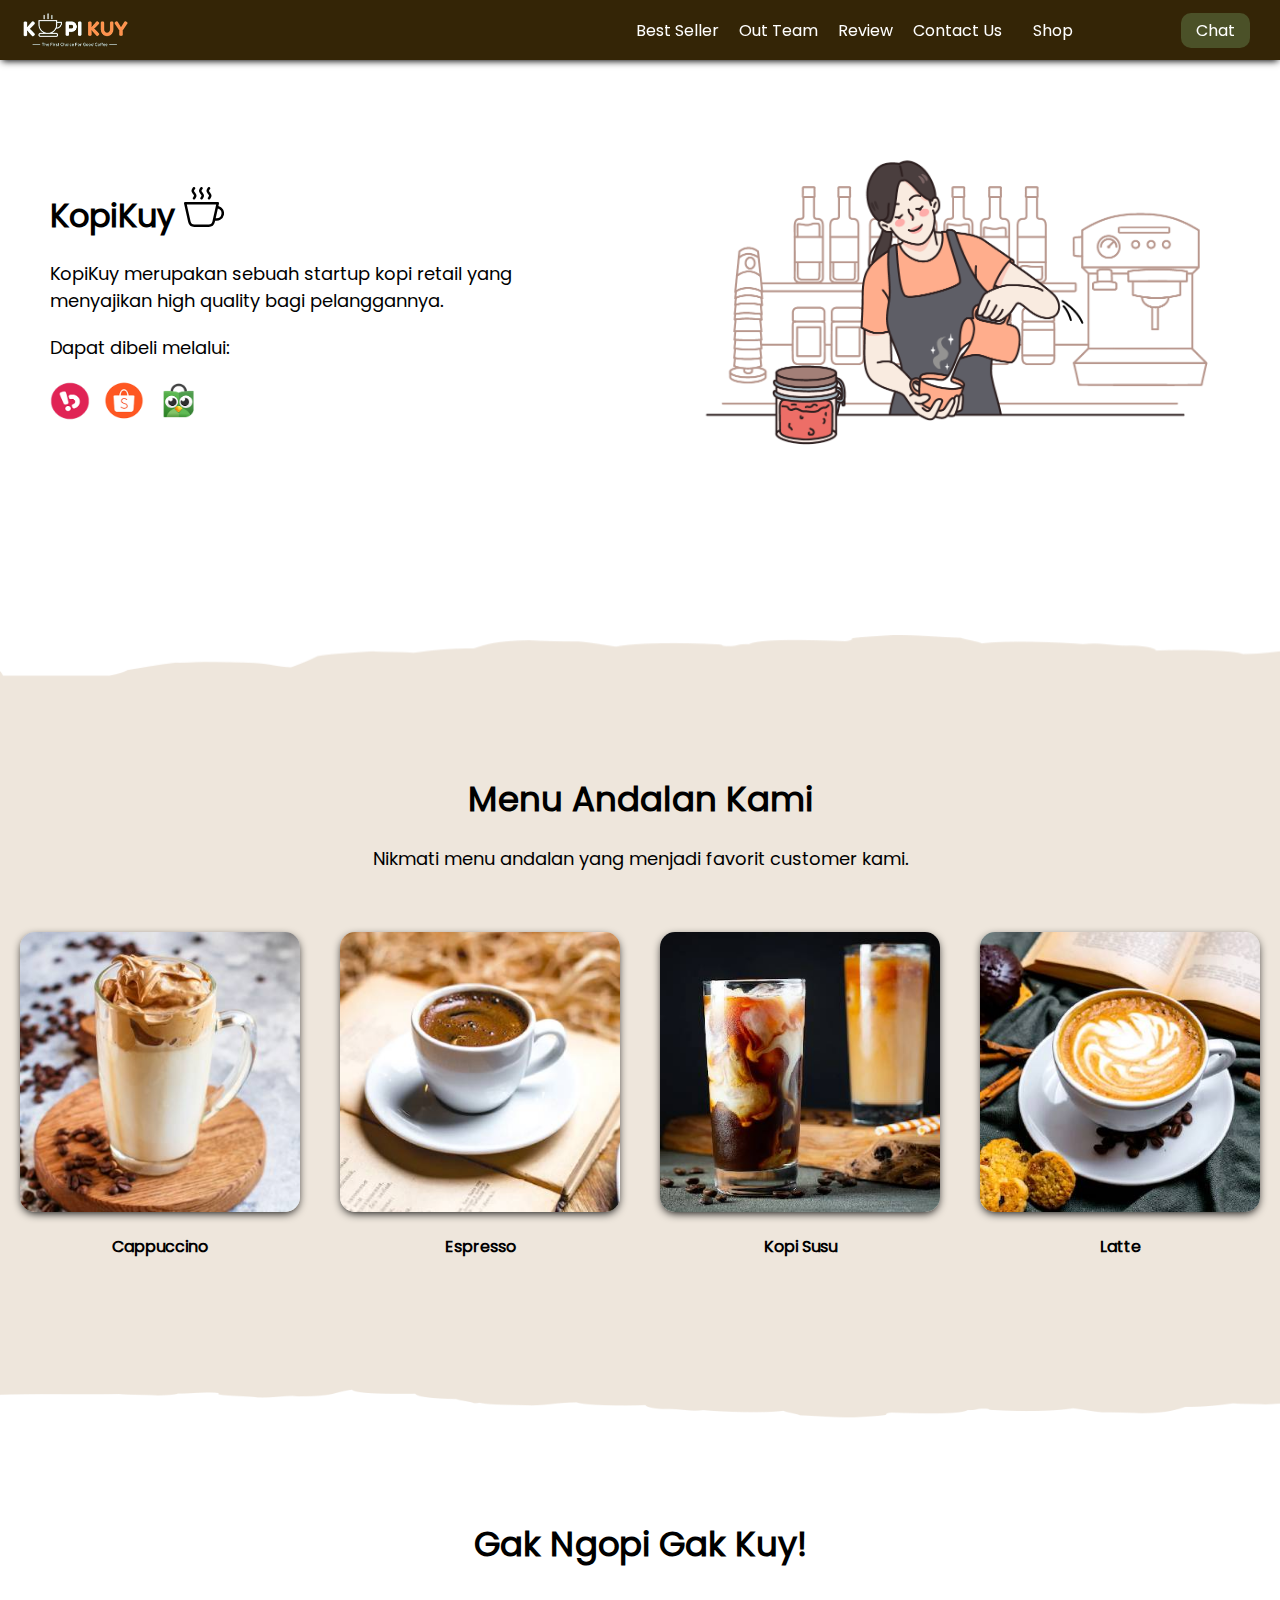
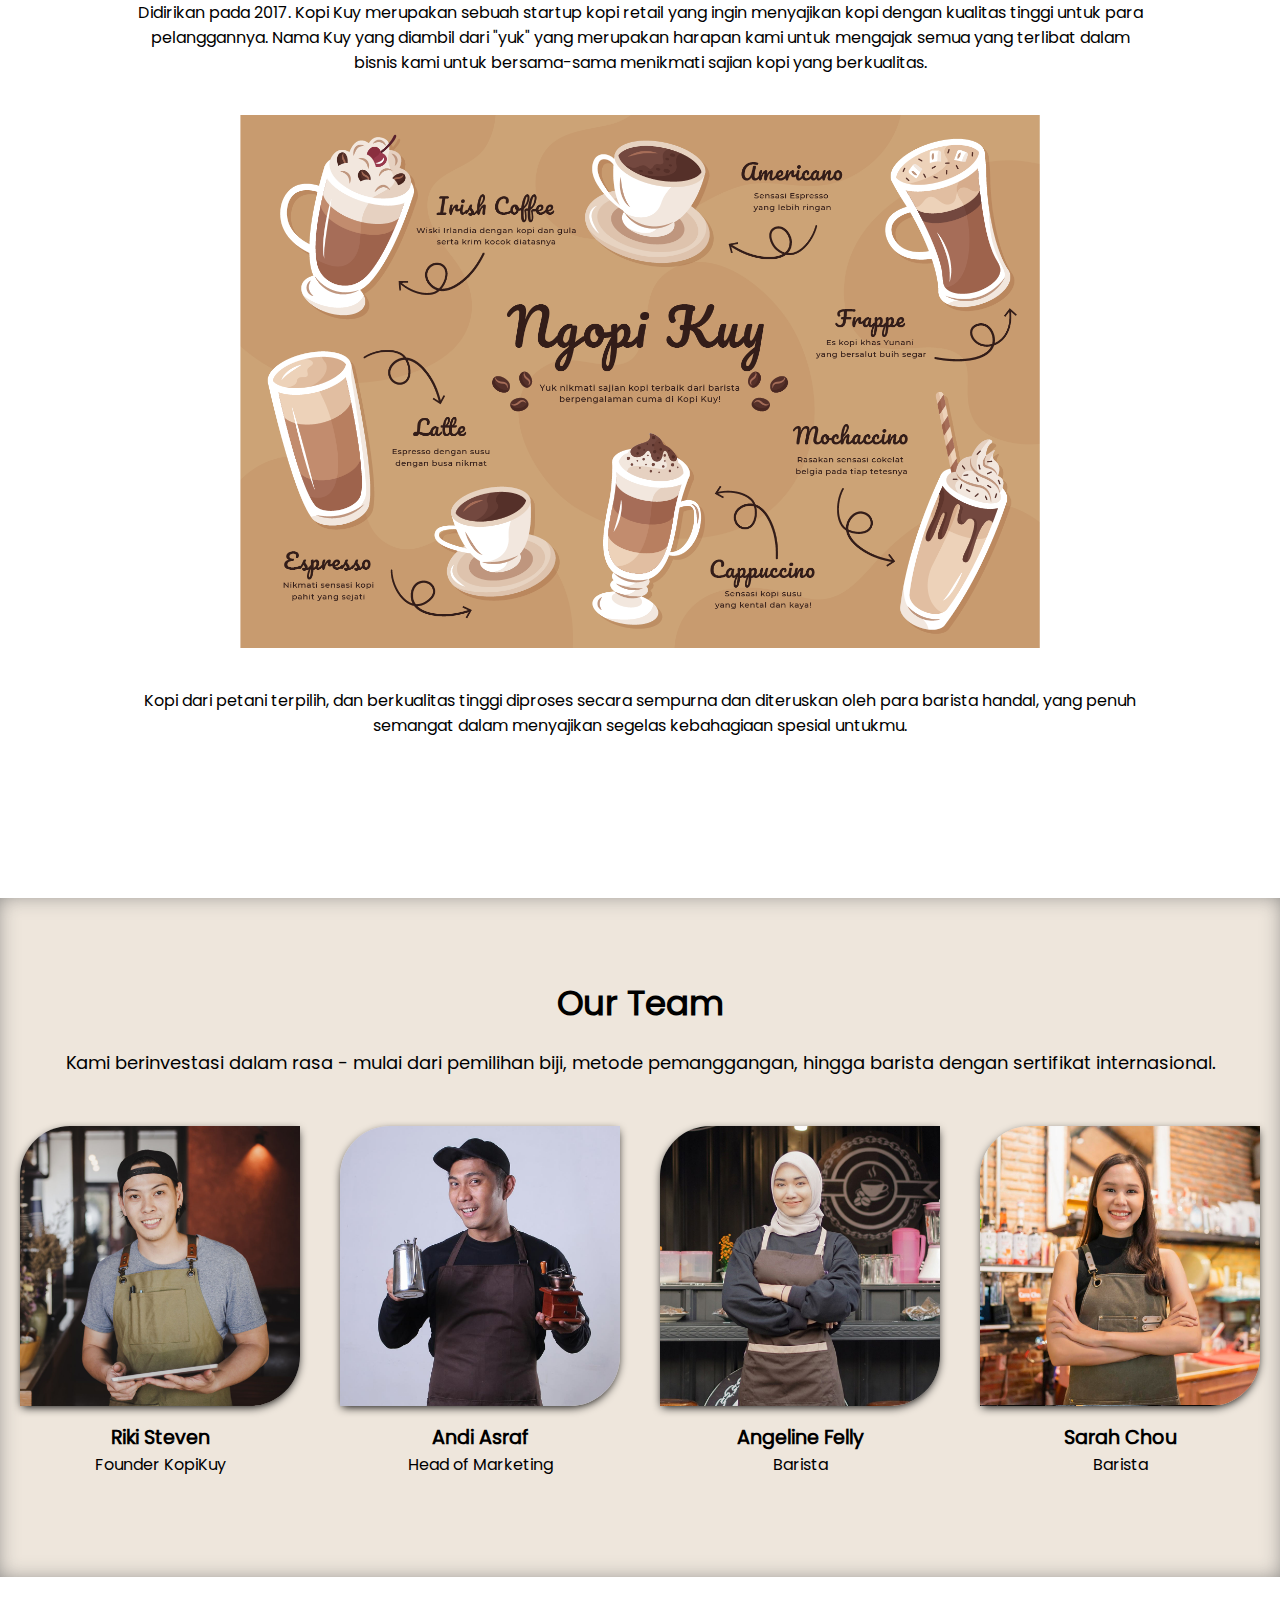
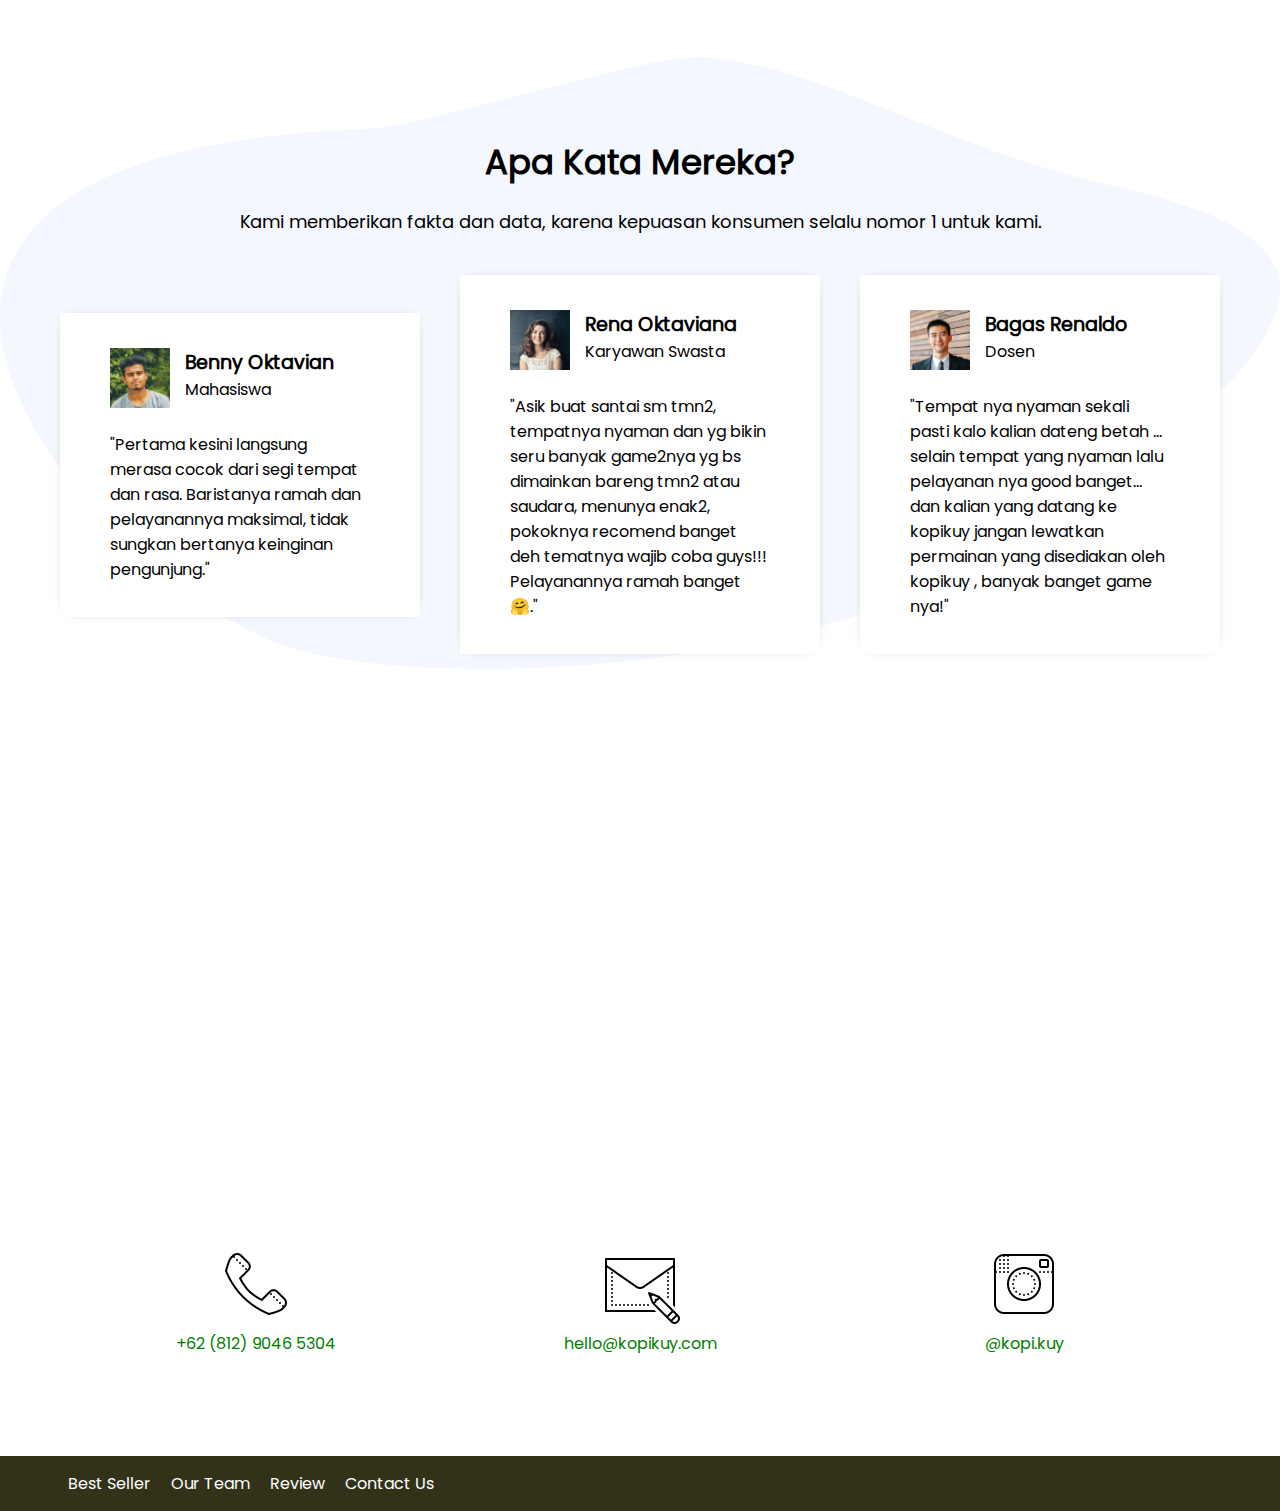
<file: KopiKuy/index.html>
<!DOCTYPE html>
<html lang="en">
<head>
    <meta charset="UTF-8">
    <meta name="viewport" content="width=device-width, initial-scale=1.0">
    <link rel="shortcut icon" href="images/favicon.ico" type="image/x-icon">
    <title>Website KopiKuy</title>
    <link rel="stylesheet" href="css/style.css">
</head>

<body>
    <nav>
        <img class="logo" src="images/logo/logo_kuy.png">
        <div class="navigasi">
            <a href="#best-seller">Best Seller</a>
            <a href="#our-team">Out Team</a>
            <a href="#review">Review</a>
            <a href="#contact-us">Contact Us</a>
        </div>
        <a href="produk.html" class="shop">Shop</a>
        <a href="https://wa.me/https://wa.me/628123456?text=Saya ingin bertanya" target="_blank" class="chat">Chat</a>
    </nav>

    <header>
        <div class="kiri">
            <h1>
                KopiKuy <img src="images/icon/icon_kopi.svg">
            </h1>
            <p>KopiKuy merupakan sebuah startup kopi retail yang menyajikan high quality bagi pelanggannya.</p>
            <p>Dapat dibeli melalui:</p>
            <div class="olshop">
                <img src="images/logo/logo_bukalapak.png">
                <img src="images/logo/logo_shopee.png">
                <img src="images/logo/logo_tokopedia.png">
            </div>
        </div>
        <div class="kanan">
            <img src="images/header/header1.png">
        </div>
    </header>

    <section class="best-seller" id="best-seller">
        <h2>Menu Andalan Kami</h2>
        <p>Nikmati menu andalan yang menjadi favorit customer kami.</p>
        <div class="produk">
            <img src="images/produk/product_capuchino.jpg">
            <p>Cappuccino</p>
        </div>
        <div class="produk">
            <img src="images/produk/product_espresso.jpg">
            <p>Espresso</p>
        </div>
        <div class="produk">
            <img src="images/produk/product_kopi_susu.jpg">
            <p>Kopi Susu</p>
        </div>
        <div class="produk">
            <img src="images/produk/product_latte.jpg">
            <p>Latte</p>
        </div>
    </section>

    <section class="about-us" id="about-us">
        <h2>Gak Ngopi Gak Kuy!</h2>
        <p>Didirikan pada 2017. Kopi Kuy merupakan sebuah startup kopi retail yang ingin menyajikan kopi dengan kualitas tinggi untuk para pelanggannya. Nama Kuy yang diambil dari "yuk" yang merupakan harapan kami untuk mengajak semua yang terlibat dalam bisnis kami untuk bersama-sama menikmati sajian kopi yang berkualitas.</p>
        <img src="images/about-us/aset_kopi_jumbo.png">
        <p>Kopi dari petani terpilih, dan berkualitas tinggi diproses secara sempurna dan diteruskan oleh para barista handal, yang penuh semangat dalam menyajikan segelas kebahagiaan spesial untukmu.</p>
    </section>

    <section class="our-team" id="our-team">
        <h2>Our Team</h2>
        <p>Kami berinvestasi dalam rasa - mulai dari pemilihan biji, metode pemanggangan, hingga barista dengan sertifikat internasional.</p>
        <div class="team">
            <img src="images/team/team1.jpg">
            <h3>Riki Steven</h3>
            <p>Founder KopiKuy</p>
        </div>
        <div class="team">
            <img src="images/team/team2.jpg">
            <h3>Andi Asraf</h3>
            <p>Head of Marketing</p>
        </div>
        <div class="team">
            <img src="images/team/team3.jpg">
            <h3>Angeline Felly</h3>
            <p>Barista</p>
        </div>
        <div class="team">
            <img src="images/team/team4.jpg">
            <h3>Sarah Chou</h3>
            <p>Barista</p>
        </div>
    </section>

    <section class="review" id="review">
            <h2>Apa Kata Mereka?</h2>
            <p>Kami memberikan fakta dan data, karena kepuasan konsumen selalu nomor 1 untuk kami.</p>
            <div class="testimoni">
                <img src="images/customer/customer1.jpg">
                <div class="profile">
                    <h3>Benny Oktavian</h3>
                    <p>Mahasiswa</p>
                </div>
                <p>"Pertama kesini langsung merasa cocok dari segi tempat dan rasa. Baristanya ramah dan pelayanannya maksimal, tidak sungkan bertanya keinginan pengunjung."</p>
            </div>
            <div class="testimoni">
                <img src="images/customer/customer2.jpg">
                <div class="profile">
                    <h3>Rena Oktaviana</h3>
                    <p>Karyawan Swasta</p>
                </div>
                <p>"Asik buat santai sm tmn2, tempatnya nyaman dan yg bikin seru banyak game2nya yg bs dimainkan bareng tmn2 atau saudara, menunya enak2, pokoknya recomend banget deh tematnya wajib coba guys!!! Pelayanannya ramah banget 🤗."</p>
            </div>
            <div class="testimoni">
                <img src="images/customer/customer3.jpg">
                <div class="profile">
                    <h3>Bagas Renaldo</h3>
                    <p>Dosen</p>
                </div>
                <p>"Tempat nya nyaman sekali pasti kalo kalian dateng betah ... 
                selain tempat yang nyaman lalu pelayanan nya good banget...
                dan kalian yang datang ke kopikuy jangan lewatkan permainan yang disediakan oleh kopikuy , banyak banget game nya!"</p>
            </div>
    </section>

    <section class="contact-us" id="contact-us">
        <iframe src="https://www.google.com/maps/embed?pb=!1m14!1m8!1m3!1d7932.741866032694!2d106.668581!3d-6.214715!3m2!1i1024!2i768!4f13.1!3m3!1m2!1s0x2e69f9912c7f297b%3A0xe5a3a671dae861ab!2sKopi%20kuy!5e0!3m2!1sid!2sid!4v1680617229460!5m2!1sid!2sid" allowfullscreen="" loading="lazy" referrerpolicy="no-referrer-when-downgrade"></iframe>
        <div class="kontak">
            <img src="images/icon/icon_phone.png">
            <p>+62 (812) 9046 5304</p>
        </div>
        <div class="kontak">
            <img src="images/icon/icon_mail.png">
            <p>hello@kopikuy.com</p>
        </div>
        <div class="kontak">
            <img src="images/icon/icon_instagram.png">
            <p>@kopi.kuy</p>
        </div>
    </section>

    <footer>
        <div class="navigasi">
            <a href="#">Best Seller</a>
            <a href="#">Our Team</a>
            <a href="#">Review</a>
            <a href="#">Contact Us</a>
        </div>
    </footer>
</body>
</html>
</file>
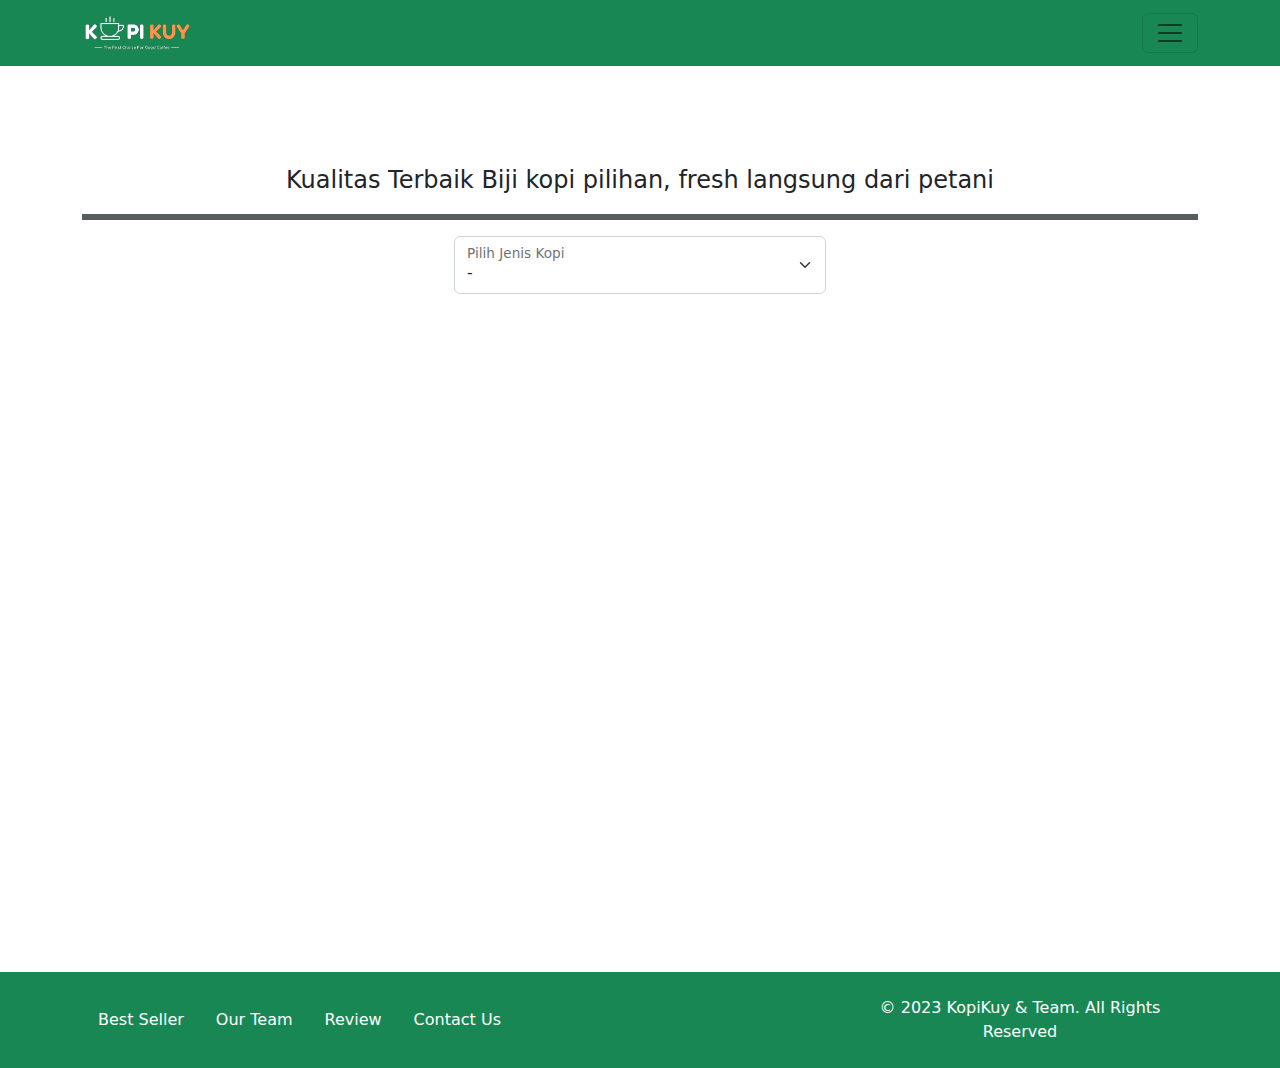
<file: KopiKuy/produk.html>
<!DOCTYPE html>
<html lang="en">
<head>
    <meta charset="UTF-8">
    <meta http-equiv="X-UA-Compatible" content="IE-edge">
    <meta name="viewport" content="width=device-width, initial-scale=1.0">
    <link rel="shortcut icon" href="images/favicon.ico" type="image/x-icon">
    <title>Produk</title>
    <link rel="stylesheet" href="vendor/bootstrap/bootstrap.min.css">
    <link rel="stylesheet" href="vendor/bootstrap/bootstrap-icons.css">
    <script src="vendor/bootstrap/bootstrap.bundle.min.js"></script>
    <script src="js/jquery-3.6.3.min.js"></script>
    <style>
        img {
            transition: transform, border-radius 0.5s;
        }
        img:hover {
            transform: scale(0.95);
            border-radius: 50%;
        }
    </style>
</head>
<body>
    <nav class="navbar navbar-expand-lg-bisadicopy navbar-success bg-success">
        <div class="container">
            <a href="#" class="navbar-brand">
                <img src="images/logo/logo_kuy.png" height="40" alt="image">
            </a>
            <button class="navbar-toggler" type="button" data-bs-toggle="collapse" data-bs-target="#navbarNav11" aria-controls="navbarNav11" aria-expanded="false" aria-label="Toggle navigation"><span class="navbar-toggler-icon"></span></button>
            <div class="collapse navbar-collapse" id="navbarNav11">
                <ul class="navbar-nav ms-auto">
                    <li class="nav-item active">
                        <a href="index.html#best-seller" class="nav-link text-light">Best Seller</a>
                    </li>
                    <li class="nav-item">
                        <a href="index.html#our-team" class="nav-link text-light">Our Team</a>
                    </li>
                    <li class="nav-item">
                        <a href="index.html#review" class="nav-link text-light">Review</a>
                    </li>
                    <li class="nav-item">
                        <a href="index.html#contact-us" class="nav-link text-light">Contact Us</a>
                    </li>
                </ul>
                <form action="" class="d-flex">
                    <input type="search" class="form-control me-2" placeholder="Search" aria-label="Search"><button class="btn btn-outline-success text-light" type="submint">Search</button>
                </form>
                <a href="https://wa.me/081290465033" class="btn btn-outline-light ms-md-3"><i class="bi bi-whatsapp"></i> Chat</a>
            </div>
        </div>
    </nav>

    <section class="riki-block produk text-center my-5 py-5">
        <div class="container">
            <p class="fs-4">Kualitas Terbaik Biji kopi pilihan, fresh langsung dari petani</p>
            <hr class="border border-dark border-3 opacity-75">

            <!--Bagian select produk-->
            <div class="form-floating col-md-4 mx-auto">
                <select id="select_kopi" class="form-select" aria-label="floating label select example">
                    <option selected disabled>-</option>
                    <option value="arabica">Arabica</option>
                    <option value="robusta">Robusta</option>
                    <option value="nonkopi">Non Kopi</option>
                </select>
                <label for="select_kopi">Pilih Jenis Kopi</label>
            </div>
            <div class="row row-cols-1 row-cols-sm-2 row-cols-md-3 row-cols-lg-4 text-center mt-5" id="baris_produk"></div>
        </div>
    </section>

    <footer class="riki-block footer-small py-4 bg-success">
        <div class="container">
            <div class="row align-items-center">
                <div class="col-12 col-md-8">
                    <ul class="nav justify-content-center justify-content-md-start">
                        <li class="nav-item active"><a href="index.html#best-seller" class="nav-link">Best Seller</a></li>
                        <li class="nav-item"><a href="index.html#our-team" class="nav-link">Our Team</a></li>
                        <li class="nav-item"><a href="index.html#review" class="nav-link">Review</a></li>
                        <li class="nav-item"><a href="index.html#contact-us" class="nav-link">Contact Us</a></li>
                    </ul>
                </div>
                <div class="col-12 col-md-4 mt-4 mt-md-0 text-center text-md-right">&copy; 2023 KopiKuy &amp; Team. All Rights Reserved</div>
            </div>
        </div>
    </footer>

    <script>
        const sumber = "https://rikikurnia.com/prakerja/api/kopi"
        const sumber2 = "data.json"
        var data_kopi = []
        var data_pilihan = []

        $.getJSON(sumber).then(function(data) {
            data_kopi = data
        })
        
        document.querySelector("#select_kopi").addEventListener("click", function() {
            let pilihan = select_kopi.value
            data_pilihan = data_kopi[pilihan]
            console.log(data_pilihan)
            updateTampilan()
        })

        function updateTampilan() {
            baris_produk.innerHTML = ""
            data_pilihan.forEach(item => {
                baris_produk.innerHTML += `<div class="col mb-4">
                    <div class="card">
                        <img src="${item.foto}" class="card-img-top" alt="...">
                        <div class="card-body">
                            <h5 class="card-title">${item.nama}</h5>
                            <div class="row hargasize my-4">
                                <div>
                                    ${item.size}
                                </div>
                                <div class="col fw-bold text-primary">
                                    ${item.harga}
                                </div>
                            </div>
                            <a href="${item.link}" class="btn btn-success w-100"> <i class="bi bi-cart4"></i> Beli</a>
                        </div>
                    </div>
                </div>`
            })
        }
    </script>
</body>
</html>
</file>
<file: KopiKuy/css/style.css>
/* Kode * di bawah ini untuk mereset tampilan setiap web browser supaya seragam */

* {
   box-sizing: border-box;
   margin: 0;
   padding: 0;
}

html {
   /* scroll-behavior: smooth agar scroll ketika klik pada navigasi menjadi halus */
   scroll-behavior: smooth;
}

/* 
Kode di bawah ini untuk mengatur nav sampai footer agar memiliki tampilan flexibel
selengkapnya akan di bahas di hari ke 3
*/

nav,
header,
section,
footer {
   /* 
      display: flex memiliki pengaturan yang dapat mengatur agar elemen
      di dalamnya memiliki ukuran yang fleksibel
      digunakan saat ada elemen yang isinya lebih dari satu kolom
   */
   display: flex;
   /* 
      align-items: center mengatur elemen di dalamnya rata tengah vertikal
   */
   align-items: center;

   /* 
      justify-content: center mengatur elemen di dalamnya rata tengah horizontal
   */
   justify-content: center;

   /* 
      flex-wrap: wrap mengatur agar jika lebar elemen berlebih, maka elemen
      akan otomatis diletakan di baris baru (tidak dipaksakan di satu baris)
   */
   flex-wrap: wrap;
}



/* 
Kode @font-face untuk menginstall font ke dalam Website 
src adalah untuk lokasi fontnya, font dapat di cari di website https://fonts.google.com/
dengan memberi nama family, maka kita mendaftarkan font tersebut ke dalam website
*/

@font-face {
   src: url(../fonts/poppins.woff2);
   font-family: 'Poppins';
}

body {
   /* 
   mendaftarkan semua teks pada body menjadi family Poppins 
   kenapa pada body? karena elemen body membungkus semua elemen dari nav section sampai footer
   */
   font-family: 'Poppins';
}

/*
Misalnya ada font dari google yang bernama Irish Grover yang berada di:
https://fonts.gstatic.com/s/irishgrover/v23/buExpoi6YtLz2QW7LA4flVgv__RP.woff2

maka bisa coba copy kode berikut untuk menginstall font tadi:

@font-face {
  font-family: 'Irish Grover';
  font-style: normal;
  font-weight: 400;
  src: url(https://fonts.gstatic.com/s/irishgrover/v23/buExpoi6YtLz2QW7LA4flVgv__RP.woff2) format('woff2');
}

Jika kode di atas sudah di copy
Nanti pada element yang ingin menggunakan font Irish Grover Tadi, tinggal diganti font-familynya
misal mau mengganti h1 dan h2 maka kodenya sebagai berikut:

h1,h2 {
   font-family: 'Irish Grover';
}

*/


a {
   /* menghilangkan garis bawah pada link */
   text-decoration: none;

   /* 
   color: adalah untuk mengganti warna tulisan.
   color:unset digunakan pada a untuk menghilangkan warna bawaan pada link (biasanya warna biru) 
   */
   color: unset;
}

h2 {
   /* mengatur ukuran huruf ke 34 pixel */
   font-size: 34px;
}

h3 {
   /* mengatur ukuran huruf ke 1.2rem */
   font-size: 1.2rem;
}

h1,
h2,
h3 {
   /* mengatur tebal huruf bisa bold, normal*/
   font-weight: bold;
}

img {
   /* 
      kode max-width artinya lebar maksimal
      mengatur agar semua elemen img memiliki lebar maksimal 100% agar
      besar gambar tidak melebihi layar ataupun elemen pembungkus
   */
   max-width: 100%;
}

/* Navigasi */

nav {
   /* 
   background-color mengatur warna latar belakang 
   untuk pengguna hp, pergantian warna tidak bisa seperti vs code
   hanya dapat menggunakan warna bahasa inggris seperti: red, green, brown, purple dsb
   untuk pengguna vscode silahkan arahkan mouse ke kotak warna di bawah
   untuk mengganti warna sesuai keinginan
   */
   background-color: rgb(52, 37, 6);

   /* box-shadow membuat efek bayangan */
   box-shadow: 0 3px 7px -2px #000;

   /* width mengatur lebar elemen. 100% agar lebarnya full dari kiri sampai kanan layar */
   width: 100%;

   /* 
   padding digunakan untuk memberi jarak ke dalam. 
   efeknya bila digunakan pada elemen yang memiliki warna latar akan membuat elemen tersebut 'gemuk'
   padding-top artinya jarak ke atas, nilai padding dapat berupa
   padding-top, padding-bottom, padding-left, padding-right
   */
   padding-top: 10px;
   padding-bottom: 10px;

   /* 
   position mengatur posisi elemen, position:fixed supaya elemen nav akan ikut menempel di atas layar
   saat kita scroll ke bawah. Jika ingin navigasi gak nempel, bisa menggunakan position:static;
   */
   position: fixed;

   /* Nilai z-index semakin besar, maka elemen akan semakin di depan */
   z-index: 500;
}

img.logo {
   /* height mengatur tinggi elemen */
   height: 40px;
   /* penjelasan margin mirip dengan padding, fungsinya untuk memberi jarak pada elemen */
   margin-left: 20px;
}

div.navigasi {
   margin-left: auto;
   margin-right: 15px;
}

nav a {
   color: #fff;
   padding-left: 8px;
   padding-right: 8px;
}

a.shop {
   margin-right: 100px;
}

a.chat {
   margin-right: 30px;
   background-color: rgb(75, 81, 40);
   color: #fff;
   padding-top: 5px;
   padding-right: 15px;
   padding-bottom: 5px;
   padding-left: 15px;
   border-radius: 10px;
}


/* 
   PERHATIKAN bahwa dalam mengatur elemen, nama elemen langsung ditulis
   sedangkan untuk mengatur class, dibutuhkan tanda titik (.) terlebih dulu
   img {} berarti seluruh elemen dengan tag img (<img src="....">), 
   sedangkan .img artinya hanya elemen dengan class img (<img class="img" src="...">) 
*/


/* HEADER */


header,
section {
   /*
    padding mengatur jarak ke dalam
    pada padding dan margin ditambahkan top / right / bottom / top 
    untuk mengatur jarak masing-masing 
   */
   padding-top: 80px;
   padding-bottom: 80px;

   /* margin mengatur jarak ke luar */
   margin-bottom: 80px;
}

/* penulisan CSS dapat digabung dengan beberapa elemen */
header div.kiri,
header div.kanan {
   /* width mengatur lebar elemen. 50% artinya setengah ukuran elemen pembungkus */
   width: 50%;
   padding: 50px;
}

header h1 {
   margin-bottom: 20px;
}

header p {
   /* font-size digunakan untuk mengatur ukuran huruf */
   font-size: 18px;
   margin-bottom: 20px;
}

div.olshop img {
   width: 40px;
   /* aspect-ratio:1 agar tinggi menyesuaikan width */
   aspect-ratio: 1;
   margin-right: 10px;
}

/* Best Seller */

section.best-seller {
   position: relative;

   /* background-color mengatur warna latar belakang elemen */
   background-color: #EEE6DC;

   /* text-align mengatur rata tulisan, bisa bernilai: left, right, center, justify */
   text-align: center;
}

/* 
terkait position, after, dan before memerlukan pemahaman mendalam
terkait layout pada CSS untuk dapat memahami secara penuh 
*/

section.best-seller::before,
section.best-seller::after {
   position: absolute;
   content: "";
   width: 100%;
   height: 76px;

   /* background-image untuk menambahkan gambar sebagai background */
   background-image: url(../images/background/garis-atas.png);

   /*background-size agar gambar latar menyesuaikan tinggi / lebar elemen */
   background-size: cover;

   top: -60px;
   left: 0;
}

section.best-seller::after {
   height: 60px;
   background-image: url(../images/background/garis-bawah.png);
   top: unset;
   bottom: -60px;
}

section.best-seller h2 {
   margin-bottom: 20px;
   width: 100%;
}

/* 
Penulisan section.best-seller > p berarti mengatur elemen p yang langsung
di bungkus oleh elemen <section class="best-seller">
aturan ini tidak berlaku untuk elemen <p> yang ada di dalam <div class="produk">
*/

section.best-seller>p {
   font-size: 18px;
   margin-bottom: 40px;
   width: 100%;
}

div.produk {
   /* 
      Penulisan padding dan margin seperti padding:20px ini penulisan singkat 
      yang berarti top, right, bottom, left nilainya sama, yaitu 20px 
   */
   padding: 20px;
   width: 25%;
}

div.produk img {
   /* transition membuat animasi transisi dari perubahan style, 0.3s berarti 0.3 detik */
   transition: all 0.3s ease;

   /* border-radius  Membuat sudut membulat */
   border-radius: 15px;

   /* box-shadow membuat efek bayangan */
   box-shadow: 0 3px 10px -2px #000;
}

/*

kode div.produk img:hover akan dijalankan saat mouse ada di atas elemen <img> yang ada
di dalam <div class="produk"> 
karena ada efek transition pada div.produk img 
maka akan menghasilkan efek animasi yang smooth

*/
div.produk img:hover {

   /* membuat transformasi, bisa berupa scale(1.05), rotate(180deg), translateY(-50px), dsb */
   transform: scale(0.9);
   border-radius: 50%;
}

div.produk p {
   margin-top: 15px;
   font-weight: bold;
}



/* About US */

section.about-us {
   /* max-width: 80%; mengatur lebar maksimal elemen tidak boleh melebihi 80% layar */
   max-width: 80%;

   /* margin-left dan margin-right auto akan membuat posisi elemen berada di tengah */
   margin-left: auto;
   margin-right: auto;
   text-align: center;
}

section.about-us h2 {
   margin-bottom: 30px;
   width: 100%;
}

section.about-us img {
   /* 
      Penulisan width: 800px dan max-width: 100% mengatur agar
      elemen memiliki lebar 800px namun tidak boleh melebihi 100% ukuran layar
   */
   width: 800px;
   max-width: 100%;
   margin: auto;
}

/*
section.about-us p:nth-child(2) berarti mengatur elemen ke 2 dengan jenis <p>
yang ada di dalam <section class="about-us">
*/

section.about-us p:nth-child(2) {
   margin-bottom: 40px;
}

section.about-us p:nth-child(4) {
   margin-top: 40px;
}


/* OUR TEAM */

section.our-team {
   background-color: #EEE6DC;
   box-shadow: inset 0px 0px 23px -6px #707070;
   text-align: center;
}

section.our-team h2 {
   margin-bottom: 20px;
   width: 100%;
}

section.our-team>p {
   margin-bottom: 30px;
   font-size: 18px;
   width: 800px;
   max-width: 90%;
   margin-left: auto;
   margin-right: auto;
   width: 100%;
}

div.team {
   width: 25%;
   padding: 20px;
}

div.team img {
   width: 100%;
   aspect-ratio: 1/1;
   object-fit: cover;
   box-shadow: 0 3px 10px -2px #000;
   border-radius: 50px 0px 50px 0px;
   margin-bottom: 10px;
}


/* REVIEW */

section.review {
   background-image: url(../images/background/bg-review.svg);
   /* 
      background-size: contain;
      membuat gambar latar belakang tidak terpotong
   */
   background-size: contain;

   /* 
      background-repeat: no-repeat;
      membuat gambar latar belakang tidak diulang (duplikat)
   */
   background-repeat: no-repeat;
   padding-left: 40px;
   padding-right: 40px;
   justify-content: space-around;
   /* align-items: stretch; membuat tinggi elemen di dalam .review .baris seragam */
   text-align: center;
}

section.review h2 {
   margin-bottom: 20px;
   width: 100%;
}

section.review>p {
   margin-bottom: 40px;
   font-size: 18px;
   width: 100%;
}

div.testimoni {
   width: 30%;
   display: flex;
   flex-wrap: wrap;
   padding: 35px 50px;
   box-shadow: 0px 0px 12px -10px #000;
   background-color: #fff;
}

div.testimoni img {
   width: 60px;
   height: 60px;
   margin-right: 15px;
   object-fit: cover;
}

div.profile {
   text-align: left;
   display: block;
   margin-bottom: 30px;
   width: calc(100% - 75px);
}

div.profile p {
   width: 100%;
   text-align: left;
}

div.testimoni>p {
   width: 100%;
   text-align: left;
}


/* CONTACT US */
section.contact-us {
   margin-bottom: 20px;
}

section.contact-us iframe {
   width: 100%;
   height: 300px;
   border: 0;
}

div.kontak {
   width: 30%;
   /* color mengatur warna tulisan */
   color: green;
   text-align: center;
   margin-top: 50px;
}


/* FOOTER */

footer {
   background-color: rgb(50, 50, 25);
   padding-top: 15px;
   padding-bottom: 15px;
   color: #fff;
   padding-right: 40px;
   padding-left: 40px;
}

footer div.navigasi {
   margin-left: 20px;
   margin-right: auto;
}

footer div.navigasi a {
   padding: 8px;
}

/* UNTUK kode RESPONSIF hari ke 3 tulis DI BAWAH sini */
@media (max-width:600px) {

   .navigasi {
      display: none;
   }

   a.shop {
      margin-right: 20px;
      margin-left: auto;
   }

   header div.kiri,
   header div.kanan {
      width: 100%;
      padding: 25px;
      text-align: center;
   }

   div.team,
   div.kontak,
   div.produk {
      width: 50%;
   }

   div.testimoni {
      width: 100%;
      margin-bottom: 23px;
   }

}


/* Kode CSS Selesai di sini */
</file>
